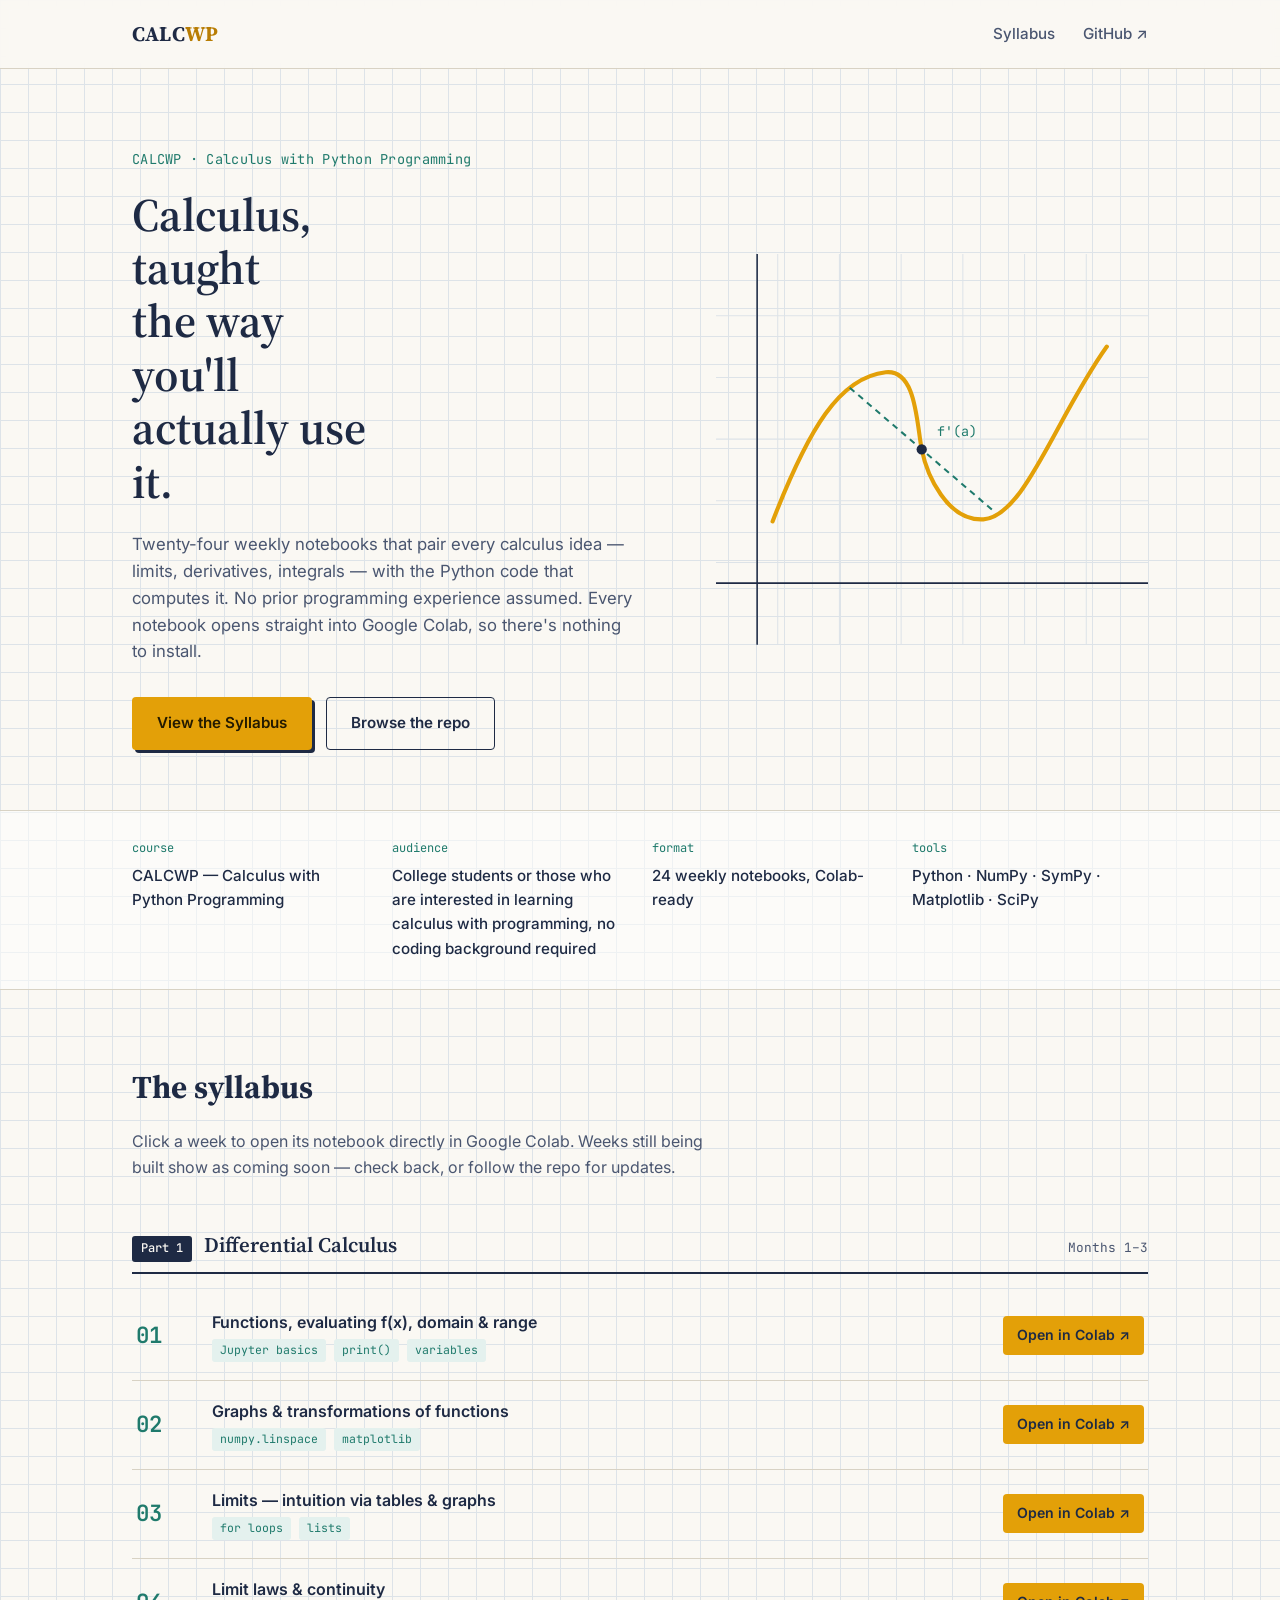
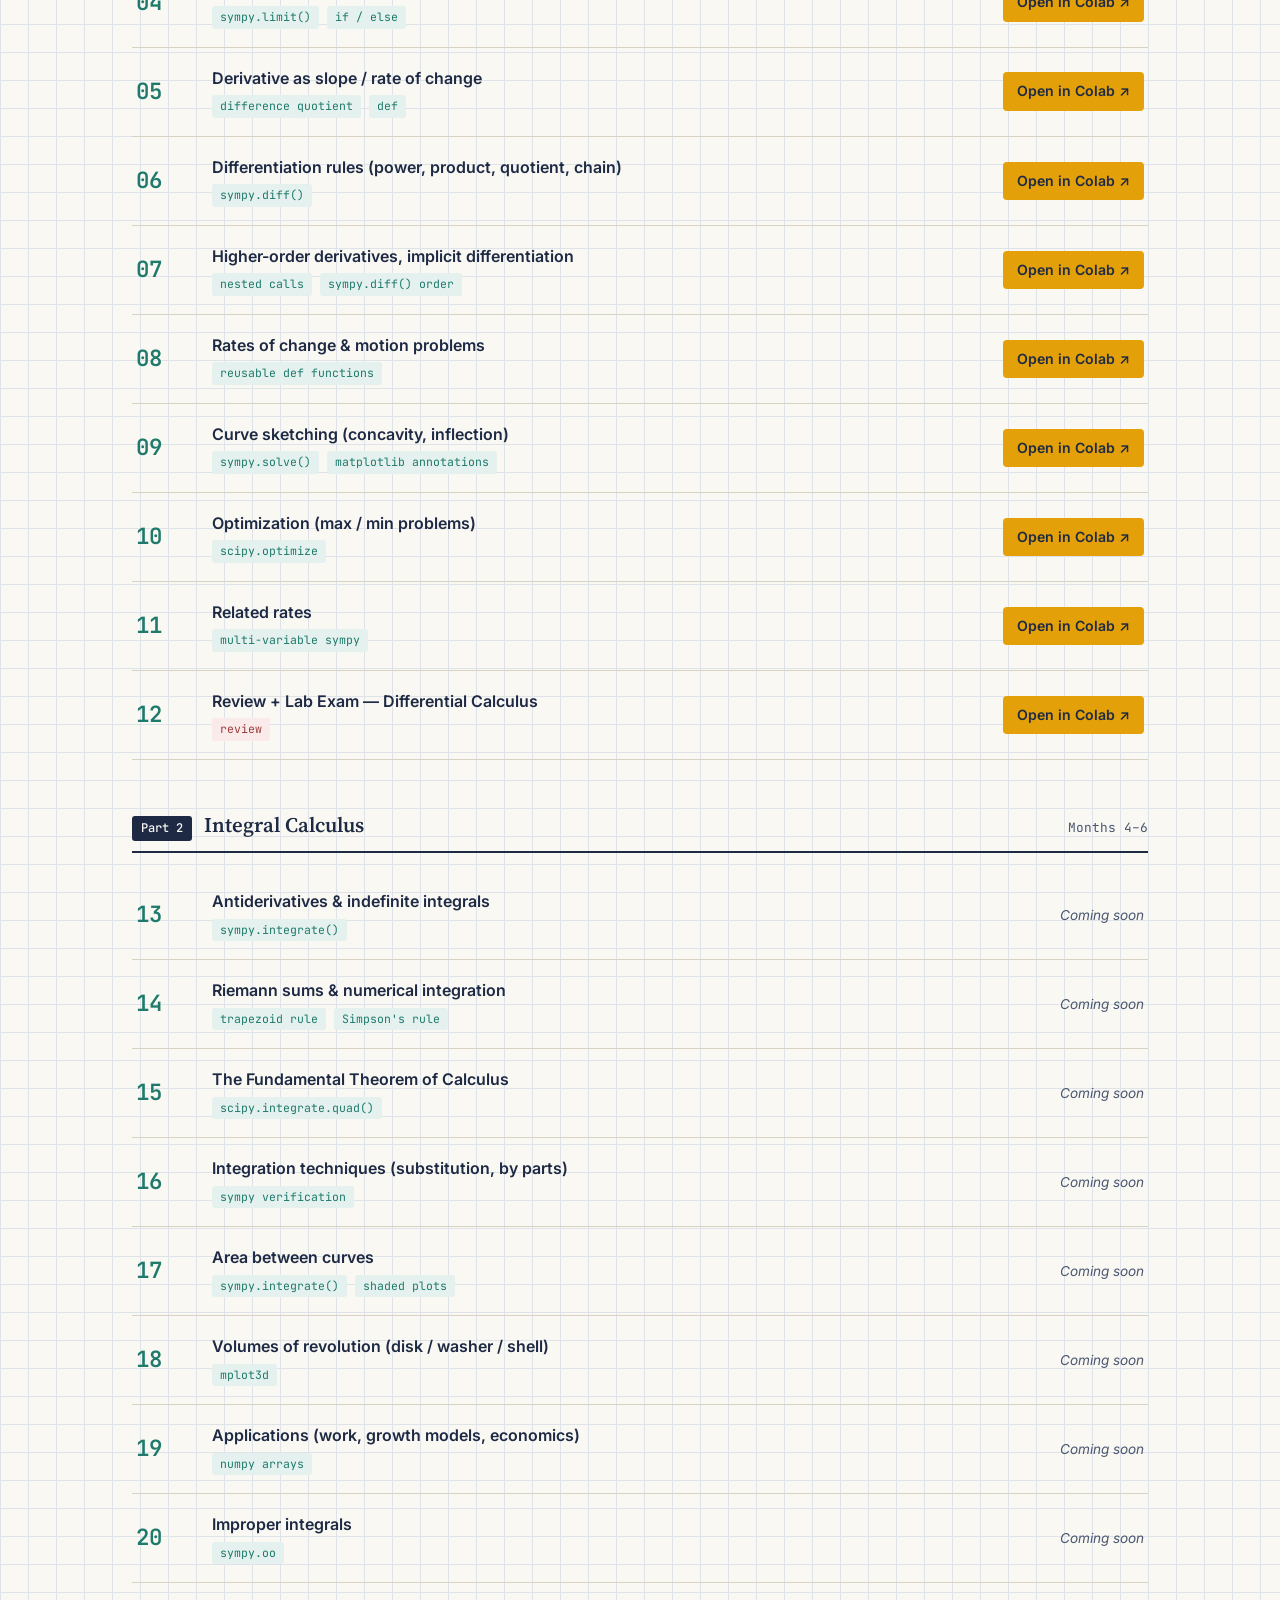
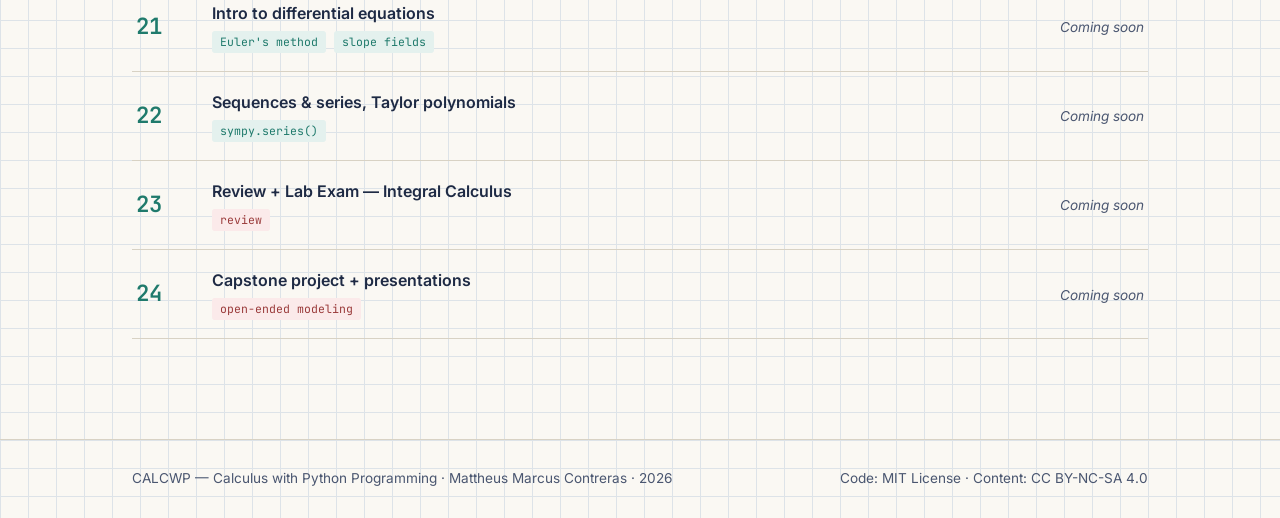
<file: index.html>
<!DOCTYPE html>
<html lang="en">
<head>
<meta charset="UTF-8">
<meta name="viewport" content="width=device-width, initial-scale=1.0">
<title>CALCWP — Calculus with Python Programming</title>
<meta name="description" content="A weekly Jupyter notebook lab manual teaching Basic Calculus through Python. Every notebook opens directly in Google Colab.">
<link rel="preconnect" href="https://fonts.googleapis.com">
<link rel="preconnect" href="https://fonts.gstatic.com" crossorigin>
<link href="https://fonts.googleapis.com/css2?family=Source+Serif+4:opsz,wght@8..60,400;8..60,600;8..60,700&family=Inter:wght@400;500;600&family=JetBrains+Mono:wght@400;500;600&display=swap" rel="stylesheet">
<link rel="stylesheet" href="style.css">
</head>
<body>

<header class="site-header">
  <div class="wrap header-row">
    <a href="#top" class="wordmark">CALC<span>WP</span></a>
    <nav class="header-nav">
      <a href="#syllabus">Syllabus</a>
      <a href="https://github.com/matth426/Calculus-with-Python-Programming" target="_blank" rel="noopener">GitHub ↗</a>
    </nav>
  </div>
</header>

<main id="top">

  <!-- ============ HERO ============ -->
  <section class="hero">
    <div class="wrap hero-grid">
      <div class="hero-copy">
        <p class="eyebrow-plain">CALCWP · Calculus with Python Programming</p>
        <h1>Calculus, taught<br>the way you'll<br>actually use it.</h1>
        <p class="hero-lede">
          Twenty-four weekly notebooks that pair every calculus idea — limits,
          derivatives, integrals — with the Python code that computes it. No prior
          programming experience assumed. Every notebook opens straight into
          Google Colab, so there's nothing to install.
        </p>
        <div class="hero-actions">
          <a href="#syllabus" class="btn btn-primary">View the Syllabus</a>
          <a href="https://github.com/matth426/Calculus-with-Python-Programming" class="btn btn-ghost" target="_blank" rel="noopener">Browse the repo</a>
        </div>
      </div>

        <div class="hero-figure" aria-hidden="true">
        <svg viewBox="0 0 420 380" class="curve-svg">
          <!-- grid -->
          <g stroke="#DDE3E8" stroke-width="1">
            <line x1="0" y1="60" x2="420" y2="60"/>
            <line x1="0" y1="120" x2="420" y2="120"/>
            <line x1="0" y1="180" x2="420" y2="180"/>
            <line x1="0" y1="240" x2="420" y2="240"/>
            <line x1="0" y1="300" x2="420" y2="300"/>
            <line x1="60" y1="0" x2="60" y2="380"/>
            <line x1="120" y1="0" x2="120" y2="380"/>
            <line x1="180" y1="0" x2="180" y2="380"/>
            <line x1="240" y1="0" x2="240" y2="380"/>
            <line x1="300" y1="0" x2="300" y2="380"/>
            <line x1="360" y1="0" x2="360" y2="380"/>
          </g>
          <!-- axes -->
          <line x1="0" y1="320" x2="420" y2="320" stroke="#1E2A44" stroke-width="1.5"/>
          <line x1="40" y1="0" x2="40" y2="380" stroke="#1E2A44" stroke-width="1.5"/>
          <!-- cubic curve f(x) = x^3 - 3x + C: local max, inflection, local min, rising again -->
          <path d="M 55 260 C 90 170, 120 120, 165 115 C 195 112, 195 165, 200 190 C 205 215, 225 260, 260 258 C 300 255, 330 160, 380 90"
                fill="none" stroke="#E3A008" stroke-width="4" stroke-linecap="round"/>
          <!-- tangent line at the inflection point, evokes derivative -->
          <line x1="130" y1="130" x2="270" y2="250" stroke="#1F7A6C" stroke-width="2" stroke-dasharray="6 5"/>
          <circle cx="200" cy="190" r="5" fill="#1E2A44"/>
          <text x="215" y="177" font-family="JetBrains Mono, monospace" font-size="13" fill="#1F7A6C">f'(a)</text>
        </svg>
      </div>
    </div>
  </section>

  <!-- ============ INFO STRIP ============ -->
  <section class="info-strip">
    <div class="wrap info-grid">
      <div>
        <p class="info-label">Course</p>
        <p class="info-value">CALCWP — Calculus with Python Programming</p>
      </div>
      <div>
        <p class="info-label">Audience</p>
        <p class="info-value">College students or those who are interested in learning calculus with programming, no coding background required</p>
      </div>
      <div>
        <p class="info-label">Format</p>
        <p class="info-value">24 weekly notebooks, Colab-ready</p>
      </div>
      <div>
        <p class="info-label" id="tools">Tools</p>
        <p class="info-value">Python · NumPy · SymPy · Matplotlib · SciPy</p>
      </div>
    </div>
  </section>

  <!-- ============ SYLLABUS ============ -->
  <section class="syllabus" id="syllabus">
    <div class="wrap">
      <h2>The syllabus</h2>
      <p class="syllabus-lede">Click a week to open its notebook directly in Google Colab. Weeks still being built show as coming soon — check back, or follow the repo for updates.</p>

      <h3 class="part-heading"><span class="part-tag">Part 1</span> Differential Calculus <span class="part-months">Months 1–3</span></h3>
      <ol class="week-list" id="diff-weeks" start="1">
        <!-- WEEKS 1-12 injected by weeks.js -->
      </ol>

      <h3 class="part-heading"><span class="part-tag">Part 2</span> Integral Calculus <span class="part-months">Months 4–6</span></h3>
      <ol class="week-list" id="int-weeks" start="13">
        <!-- WEEKS 13-24 injected by weeks.js -->
      </ol>

    </div>
  </section>

</main>

<footer class="site-footer">
  <div class="wrap footer-row">
    <p>CALCWP — Calculus with Python Programming · Mattheus Marcus Contreras · 2026</p>
    <p class="footer-license">Code: MIT License · Content: CC BY-NC-SA 4.0</p>
  </div>
</footer>

<script src="weeks.js"></script>
</body>
</html>
</file>
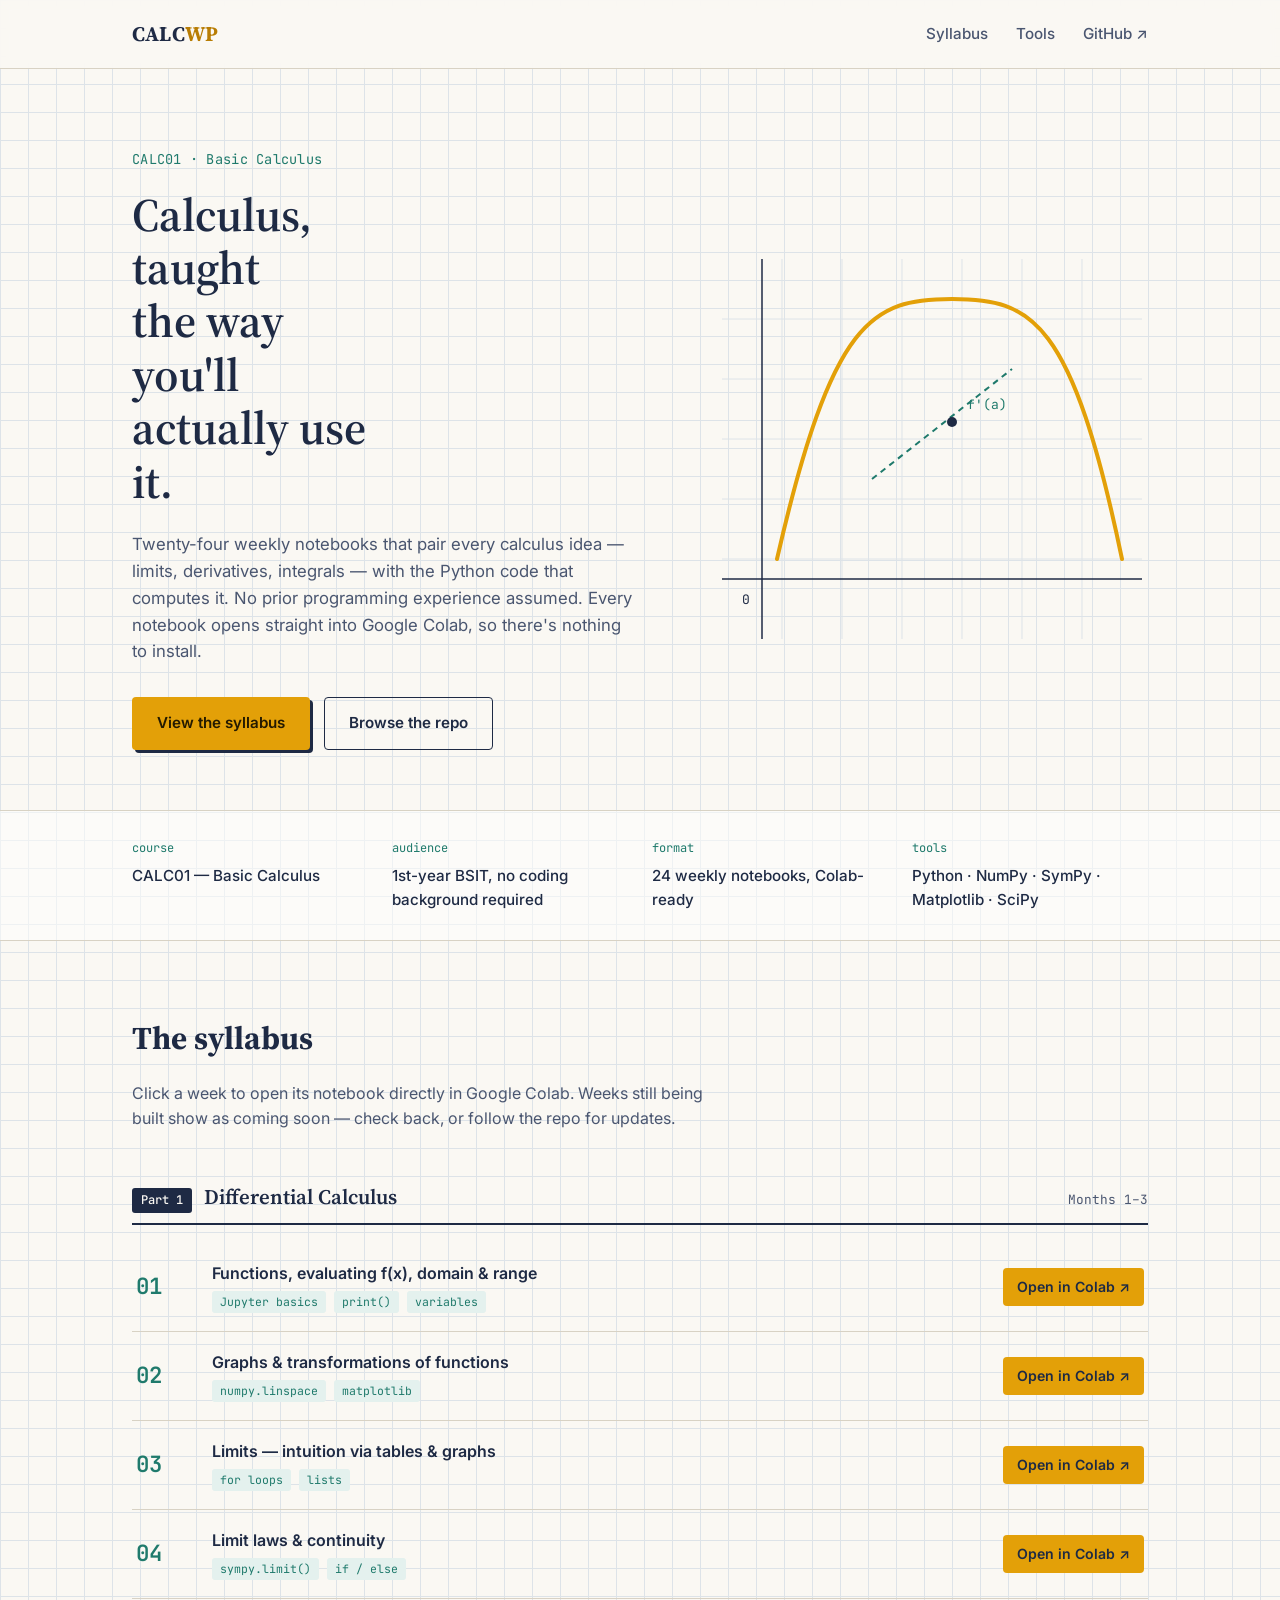
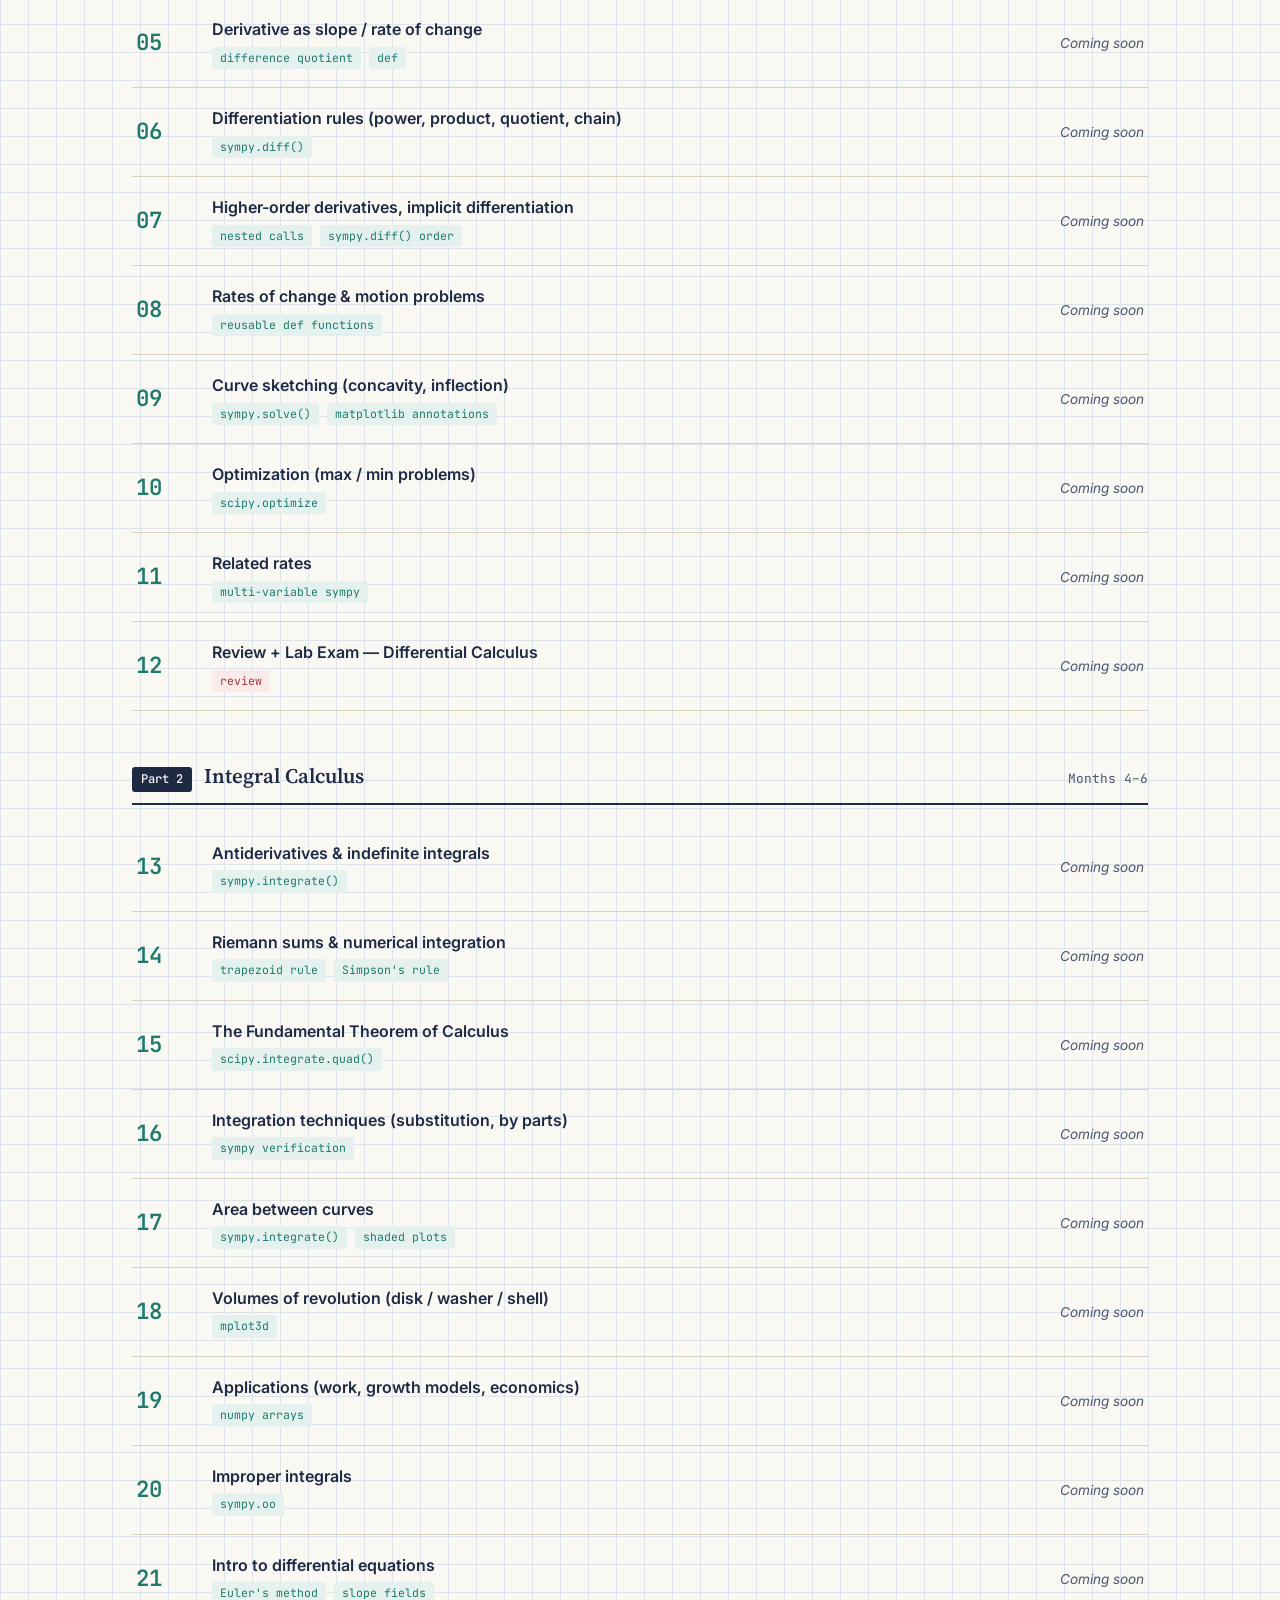
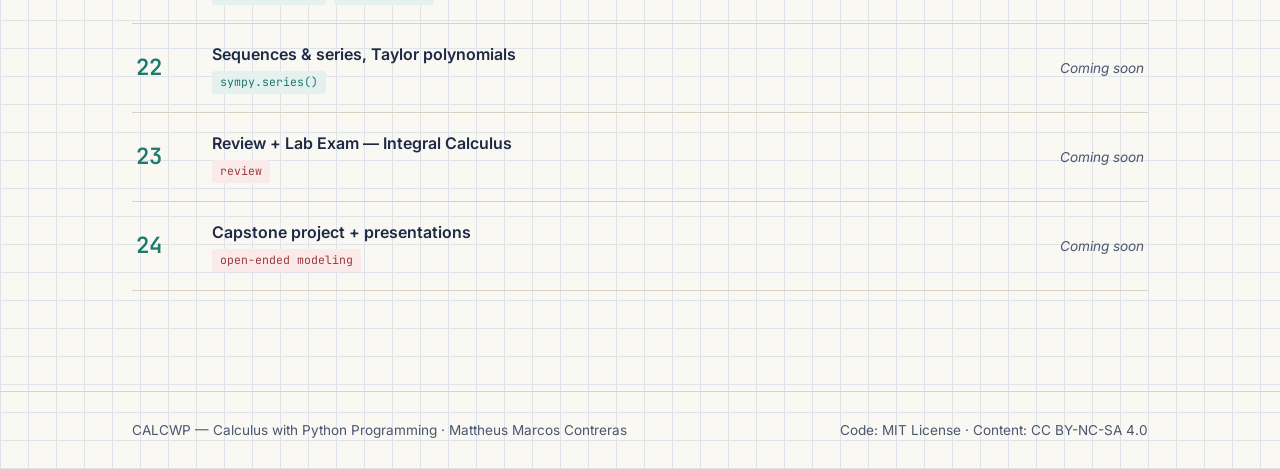
<file: notebooks/index.html>
<!DOCTYPE html>
<html lang="en">
<head>
<meta charset="UTF-8">
<meta name="viewport" content="width=device-width, initial-scale=1.0">
<title>CALCWP — Calculus with Python Programming</title>
<meta name="description" content="A weekly Jupyter notebook lab manual teaching Basic Calculus through Python. Every notebook opens directly in Google Colab.">
<link rel="preconnect" href="https://fonts.googleapis.com">
<link rel="preconnect" href="https://fonts.gstatic.com" crossorigin>
<link href="https://fonts.googleapis.com/css2?family=Source+Serif+4:opsz,wght@8..60,400;8..60,600;8..60,700&family=Inter:wght@400;500;600&family=JetBrains+Mono:wght@400;500;600&display=swap" rel="stylesheet">
<link rel="stylesheet" href="style.css">
</head>
<body>

<header class="site-header">
  <div class="wrap header-row">
    <a href="#top" class="wordmark">CALC<span>WP</span></a>
    <nav class="header-nav">
      <a href="#syllabus">Syllabus</a>
      <a href="#tools">Tools</a>
      <a href="https://github.com/matth426/Calculus-with-Python-Programming" target="_blank" rel="noopener">GitHub ↗</a>
    </nav>
  </div>
</header>

<main id="top">

  <!-- ============ HERO ============ -->
  <section class="hero">
    <div class="wrap hero-grid">
      <div class="hero-copy">
        <p class="eyebrow-plain">CALC01 · Basic Calculus</p>
        <h1>Calculus, taught<br>the way you'll<br>actually use it.</h1>
        <p class="hero-lede">
          Twenty-four weekly notebooks that pair every calculus idea — limits,
          derivatives, integrals — with the Python code that computes it. No prior
          programming experience assumed. Every notebook opens straight into
          Google Colab, so there's nothing to install.
        </p>
        <div class="hero-actions">
          <a href="#syllabus" class="btn btn-primary">View the syllabus</a>
          <a href="https://github.com/matth426/Calculus-with-Python-Programming" class="btn btn-ghost" target="_blank" rel="noopener">Browse the repo</a>
        </div>
      </div>

      <div class="hero-figure" aria-hidden="true">
        <svg viewBox="0 0 420 380" class="parabola-svg">
          <!-- grid -->
          <g stroke="#DDE3E8" stroke-width="1">
            <line x1="0" y1="60" x2="420" y2="60"/>
            <line x1="0" y1="120" x2="420" y2="120"/>
            <line x1="0" y1="180" x2="420" y2="180"/>
            <line x1="0" y1="240" x2="420" y2="240"/>
            <line x1="0" y1="300" x2="420" y2="300"/>
            <line x1="60" y1="0" x2="60" y2="380"/>
            <line x1="120" y1="0" x2="120" y2="380"/>
            <line x1="180" y1="0" x2="180" y2="380"/>
            <line x1="240" y1="0" x2="240" y2="380"/>
            <line x1="300" y1="0" x2="300" y2="380"/>
            <line x1="360" y1="0" x2="360" y2="380"/>
          </g>
          <!-- axes -->
          <line x1="0" y1="320" x2="420" y2="320" stroke="#1E2A44" stroke-width="1.5"/>
          <line x1="40" y1="0" x2="40" y2="380" stroke="#1E2A44" stroke-width="1.5"/>
          <!-- parabola: hand-drawn feel via slightly irregular path -->
          <path d="M 55 300 C 110 60, 150 40, 230 40 S 350 60, 400 300"
                fill="none" stroke="#E3A008" stroke-width="4" stroke-linecap="round"/>
          <!-- tangent line construction, evokes derivative -->
          <line x1="150" y1="220" x2="290" y2="110" stroke="#1F7A6C" stroke-width="2" stroke-dasharray="6 5"/>
          <circle cx="230" cy="163" r="5" fill="#1E2A44"/>
          <text x="245" y="150" font-family="JetBrains Mono, monospace" font-size="13" fill="#1F7A6C">f'(a)</text>
          <text x="20" y="345" font-family="JetBrains Mono, monospace" font-size="13" fill="#1E2A44">0</text>
        </svg>
      </div>
    </div>
  </section>

  <!-- ============ INFO STRIP ============ -->
  <section class="info-strip">
    <div class="wrap info-grid">
      <div>
        <p class="info-label">Course</p>
        <p class="info-value">CALC01 — Basic Calculus</p>
      </div>
      <div>
        <p class="info-label">Audience</p>
        <p class="info-value">1st-year BSIT, no coding background required</p>
      </div>
      <div>
        <p class="info-label">Format</p>
        <p class="info-value">24 weekly notebooks, Colab-ready</p>
      </div>
      <div>
        <p class="info-label" id="tools">Tools</p>
        <p class="info-value">Python · NumPy · SymPy · Matplotlib · SciPy</p>
      </div>
    </div>
  </section>

  <!-- ============ SYLLABUS ============ -->
  <section class="syllabus" id="syllabus">
    <div class="wrap">
      <h2>The syllabus</h2>
      <p class="syllabus-lede">Click a week to open its notebook directly in Google Colab. Weeks still being built show as coming soon — check back, or follow the repo for updates.</p>

      <h3 class="part-heading"><span class="part-tag">Part 1</span> Differential Calculus <span class="part-months">Months 1–3</span></h3>
      <ol class="week-list" id="diff-weeks" start="1">
        <!-- WEEKS 1-12 injected by weeks.js -->
      </ol>

      <h3 class="part-heading"><span class="part-tag">Part 2</span> Integral Calculus <span class="part-months">Months 4–6</span></h3>
      <ol class="week-list" id="int-weeks" start="13">
        <!-- WEEKS 13-24 injected by weeks.js -->
      </ol>

    </div>
  </section>

</main>

<footer class="site-footer">
  <div class="wrap footer-row">
    <p>CALCWP — Calculus with Python Programming · Mattheus Marcos Contreras</p>
    <p class="footer-license">Code: MIT License · Content: CC BY-NC-SA 4.0</p>
  </div>
</footer>

<script src="weeks.js"></script>
</body>
</html>
</file>
<file: style.css>
/* ============================================================
   CALCWP — Calculus with Python Programming
   ============================================================ */

:root {
  --paper: #FAF8F3;
  --grid-line: #DDE3E8;
  --ink: #1E2A44;
  --ink-soft: #4A5670;
  --amber: #E3A008;
  --amber-dark: #B87D04;
  --teal: #1F7A6C;
  --teal-soft: #E4F1EE;
  --line: #D8D2C4;
  --radius: 4px;
}

* { box-sizing: border-box; }

html { scroll-behavior: smooth; }

body {
  margin: 0;
  background-color: var(--paper);
  background-image:
    linear-gradient(var(--grid-line) 1px, transparent 1px),
    linear-gradient(90deg, var(--grid-line) 1px, transparent 1px);
  background-size: 28px 28px;
  color: var(--ink);
  font-family: 'Inter', -apple-system, sans-serif;
  font-size: 16px;
  line-height: 1.6;
}

h1, h2, h3 {
  font-family: 'Source Serif 4', Georgia, serif;
  color: var(--ink);
  margin: 0;
}

.wrap {
  max-width: 1080px;
  margin: 0 auto;
  padding: 0 32px;
}

a { color: inherit; }

/* ============ HEADER ============ */

.site-header {
  position: sticky;
  top: 0;
  z-index: 10;
  background: rgba(250, 248, 243, 0.92);
  backdrop-filter: blur(6px);
  border-bottom: 1px solid var(--line);
}

.header-row {
  display: flex;
  align-items: center;
  justify-content: space-between;
  height: 68px;
}

.wordmark {
  font-family: 'Source Serif 4', serif;
  font-weight: 700;
  font-size: 1.3rem;
  text-decoration: none;
  color: var(--ink);
  letter-spacing: 0.01em;
}
.wordmark span { color: var(--amber-dark); }

.header-nav { display: flex; gap: 28px; }
.header-nav a {
  text-decoration: none;
  font-size: 0.95rem;
  font-weight: 500;
  color: var(--ink-soft);
  transition: color 0.15s ease;
}
.header-nav a:hover { color: var(--ink); }

/* ============ HERO ============ */

.hero { padding: 80px 0 60px; }

.hero-grid {
  display: grid;
  grid-template-columns: 1.1fr 0.9fr;
  gap: 56px;
  align-items: center;
}

.eyebrow-plain {
  font-family: 'JetBrains Mono', monospace;
  font-size: 0.85rem;
  color: var(--teal);
  margin: 0 0 18px;
  letter-spacing: 0.02em;
}

.hero h1 {
  font-size: 2.9rem;
  line-height: 1.15;
  font-weight: 600;
  margin-bottom: 22px;
  max-width: 11ch;
}

.hero-lede {
  color: var(--ink-soft);
  font-size: 1.05rem;
  max-width: 46ch;
  margin-bottom: 32px;
}

.hero-actions { display: flex; gap: 14px; flex-wrap: wrap; }

.btn {
  display: inline-block;
  padding: 13px 24px;
  border-radius: var(--radius);
  font-weight: 600;
  font-size: 0.95rem;
  text-decoration: none;
  border: 1.5px solid transparent;
  transition: transform 0.12s ease, box-shadow 0.12s ease;
}
.btn:active { transform: translateY(1px); }

.btn-primary {
  background: var(--amber);
  color: #241a00;
  box-shadow: 3px 3px 0 var(--ink);
}
.btn-primary:hover { box-shadow: 4px 4px 0 var(--ink); }

.btn-ghost {
  background: transparent;
  color: var(--ink);
  border-color: var(--ink);
}
.btn-ghost:hover { background: var(--ink); color: var(--paper); }

.hero-figure { display: flex; justify-content: center; }
.parabola-svg { width: 100%; max-width: 420px; height: auto; }

/* ============ INFO STRIP ============ */

.info-strip {
  border-top: 1px solid var(--line);
  border-bottom: 1px solid var(--line);
  background: rgba(255,255,255,0.5);
  padding: 28px 0;
}

.info-grid {
  display: grid;
  grid-template-columns: repeat(4, 1fr);
  gap: 24px;
}

.info-label {
  font-family: 'JetBrains Mono', monospace;
  font-size: 0.75rem;
  text-transform: lowercase;
  color: var(--teal);
  margin: 0 0 6px;
}

.info-value {
  font-size: 0.95rem;
  color: var(--ink);
  margin: 0;
  font-weight: 500;
}

/* ============ SYLLABUS ============ */

.syllabus { padding: 72px 0 100px; }

.syllabus h2 {
  font-size: 2rem;
  margin-bottom: 10px;
}

.syllabus-lede {
  color: var(--ink-soft);
  max-width: 60ch;
  margin-bottom: 48px;
}

.part-heading {
  display: flex;
  align-items: baseline;
  gap: 12px;
  font-size: 1.3rem;
  font-weight: 600;
  margin: 48px 0 18px;
  padding-bottom: 10px;
  border-bottom: 2px solid var(--ink);
}

.part-heading:first-of-type { margin-top: 0; }

.part-tag {
  font-family: 'JetBrains Mono', monospace;
  font-size: 0.75rem;
  background: var(--ink);
  color: var(--paper);
  padding: 3px 9px;
  border-radius: 3px;
  font-weight: 500;
}

.part-months {
  margin-left: auto;
  font-family: 'JetBrains Mono', monospace;
  font-size: 0.8rem;
  font-weight: 400;
  color: var(--ink-soft);
}

.week-list {
  list-style: none;
  margin: 0;
  padding: 0;
}

.week-row {
  display: grid;
  grid-template-columns: 56px 1fr auto;
  align-items: center;
  gap: 20px;
  padding: 18px 4px;
  border-bottom: 1px solid var(--line);
}

.week-row:hover { background: rgba(227, 160, 8, 0.06); }

.week-num {
  font-family: 'JetBrains Mono', monospace;
  font-size: 1.4rem;
  font-weight: 600;
  color: var(--teal);
}

.week-body { min-width: 0; }

.week-title {
  font-weight: 600;
  font-size: 1rem;
  margin: 0 0 4px;
  color: var(--ink);
}

.week-meta {
  display: flex;
  gap: 8px;
  flex-wrap: wrap;
  align-items: center;
}

.tag {
  font-family: 'JetBrains Mono', monospace;
  font-size: 0.72rem;
  background: var(--teal-soft);
  color: var(--teal);
  padding: 2px 8px;
  border-radius: 3px;
  white-space: nowrap;
}

.tag-exam {
  background: #FBEAEA;
  color: #9A3B3B;
}

.week-action { justify-self: end; }

.open-link {
  display: inline-flex;
  align-items: center;
  gap: 6px;
  font-size: 0.88rem;
  font-weight: 600;
  text-decoration: none;
  color: var(--ink);
  background: var(--amber);
  padding: 8px 14px;
  border-radius: var(--radius);
  white-space: nowrap;
  transition: background 0.15s ease;
}
.open-link:hover { background: var(--amber-dark); }

.coming-soon {
  font-size: 0.85rem;
  color: var(--ink-soft);
  font-style: italic;
  white-space: nowrap;
}

/* ============ FOOTER ============ */

.site-footer {
  border-top: 1px solid var(--line);
  padding: 28px 0;
}

.footer-row {
  display: flex;
  justify-content: space-between;
  flex-wrap: wrap;
  gap: 8px;
  font-size: 0.85rem;
  color: var(--ink-soft);
}

.footer-row p { margin: 0; }

/* ============ RESPONSIVE ============ */

@media (max-width: 780px) {
  .hero-grid { grid-template-columns: 1fr; }
  .hero h1 { font-size: 2.2rem; max-width: none; }
  .hero-figure { order: -1; }
  .info-grid { grid-template-columns: repeat(2, 1fr); }
  .week-row { grid-template-columns: 40px 1fr; }
  .week-action { grid-column: 1 / -1; justify-self: start; margin-top: 4px; }
  .header-nav { gap: 16px; }
  .header-nav a { font-size: 0.85rem; }
}

@media (prefers-reduced-motion: reduce) {
  html { scroll-behavior: auto; }
  .btn, .open-link { transition: none; }
}

/* Keyboard focus visibility */
a:focus-visible, .btn:focus-visible {
  outline: 2px solid var(--teal);
  outline-offset: 2px;
}
</file>
<file: notebooks/style.css>
/* ============================================================
   CALCWP — Calculus with Python Programming
   Design tokens: paper background, ink navy, highlighter amber,
   code-teal secondary. Serif for headings, mono for data/code.
   ============================================================ */

:root {
  --paper: #FAF8F3;
  --grid-line: #DDE3E8;
  --ink: #1E2A44;
  --ink-soft: #4A5670;
  --amber: #E3A008;
  --amber-dark: #B87D04;
  --teal: #1F7A6C;
  --teal-soft: #E4F1EE;
  --line: #D8D2C4;
  --radius: 4px;
}

* { box-sizing: border-box; }

html { scroll-behavior: smooth; }

body {
  margin: 0;
  background-color: var(--paper);
  background-image:
    linear-gradient(var(--grid-line) 1px, transparent 1px),
    linear-gradient(90deg, var(--grid-line) 1px, transparent 1px);
  background-size: 28px 28px;
  color: var(--ink);
  font-family: 'Inter', -apple-system, sans-serif;
  font-size: 16px;
  line-height: 1.6;
}

h1, h2, h3 {
  font-family: 'Source Serif 4', Georgia, serif;
  color: var(--ink);
  margin: 0;
}

.wrap {
  max-width: 1080px;
  margin: 0 auto;
  padding: 0 32px;
}

a { color: inherit; }

/* ============ HEADER ============ */

.site-header {
  position: sticky;
  top: 0;
  z-index: 10;
  background: rgba(250, 248, 243, 0.92);
  backdrop-filter: blur(6px);
  border-bottom: 1px solid var(--line);
}

.header-row {
  display: flex;
  align-items: center;
  justify-content: space-between;
  height: 68px;
}

.wordmark {
  font-family: 'Source Serif 4', serif;
  font-weight: 700;
  font-size: 1.3rem;
  text-decoration: none;
  color: var(--ink);
  letter-spacing: 0.01em;
}
.wordmark span { color: var(--amber-dark); }

.header-nav { display: flex; gap: 28px; }
.header-nav a {
  text-decoration: none;
  font-size: 0.95rem;
  font-weight: 500;
  color: var(--ink-soft);
  transition: color 0.15s ease;
}
.header-nav a:hover { color: var(--ink); }

/* ============ HERO ============ */

.hero { padding: 80px 0 60px; }

.hero-grid {
  display: grid;
  grid-template-columns: 1.1fr 0.9fr;
  gap: 56px;
  align-items: center;
}

.eyebrow-plain {
  font-family: 'JetBrains Mono', monospace;
  font-size: 0.85rem;
  color: var(--teal);
  margin: 0 0 18px;
  letter-spacing: 0.02em;
}

.hero h1 {
  font-size: 2.9rem;
  line-height: 1.15;
  font-weight: 600;
  margin-bottom: 22px;
  max-width: 11ch;
}

.hero-lede {
  color: var(--ink-soft);
  font-size: 1.05rem;
  max-width: 46ch;
  margin-bottom: 32px;
}

.hero-actions { display: flex; gap: 14px; flex-wrap: wrap; }

.btn {
  display: inline-block;
  padding: 13px 24px;
  border-radius: var(--radius);
  font-weight: 600;
  font-size: 0.95rem;
  text-decoration: none;
  border: 1.5px solid transparent;
  transition: transform 0.12s ease, box-shadow 0.12s ease;
}
.btn:active { transform: translateY(1px); }

.btn-primary {
  background: var(--amber);
  color: #241a00;
  box-shadow: 3px 3px 0 var(--ink);
}
.btn-primary:hover { box-shadow: 4px 4px 0 var(--ink); }

.btn-ghost {
  background: transparent;
  color: var(--ink);
  border-color: var(--ink);
}
.btn-ghost:hover { background: var(--ink); color: var(--paper); }

.hero-figure { display: flex; justify-content: center; }
.parabola-svg { width: 100%; max-width: 420px; height: auto; }

/* ============ INFO STRIP ============ */

.info-strip {
  border-top: 1px solid var(--line);
  border-bottom: 1px solid var(--line);
  background: rgba(255,255,255,0.5);
  padding: 28px 0;
}

.info-grid {
  display: grid;
  grid-template-columns: repeat(4, 1fr);
  gap: 24px;
}

.info-label {
  font-family: 'JetBrains Mono', monospace;
  font-size: 0.75rem;
  text-transform: lowercase;
  color: var(--teal);
  margin: 0 0 6px;
}

.info-value {
  font-size: 0.95rem;
  color: var(--ink);
  margin: 0;
  font-weight: 500;
}

/* ============ SYLLABUS ============ */

.syllabus { padding: 72px 0 100px; }

.syllabus h2 {
  font-size: 2rem;
  margin-bottom: 10px;
}

.syllabus-lede {
  color: var(--ink-soft);
  max-width: 60ch;
  margin-bottom: 48px;
}

.part-heading {
  display: flex;
  align-items: baseline;
  gap: 12px;
  font-size: 1.3rem;
  font-weight: 600;
  margin: 48px 0 18px;
  padding-bottom: 10px;
  border-bottom: 2px solid var(--ink);
}

.part-heading:first-of-type { margin-top: 0; }

.part-tag {
  font-family: 'JetBrains Mono', monospace;
  font-size: 0.75rem;
  background: var(--ink);
  color: var(--paper);
  padding: 3px 9px;
  border-radius: 3px;
  font-weight: 500;
}

.part-months {
  margin-left: auto;
  font-family: 'JetBrains Mono', monospace;
  font-size: 0.8rem;
  font-weight: 400;
  color: var(--ink-soft);
}

.week-list {
  list-style: none;
  margin: 0;
  padding: 0;
}

.week-row {
  display: grid;
  grid-template-columns: 56px 1fr auto;
  align-items: center;
  gap: 20px;
  padding: 18px 4px;
  border-bottom: 1px solid var(--line);
}

.week-row:hover { background: rgba(227, 160, 8, 0.06); }

.week-num {
  font-family: 'JetBrains Mono', monospace;
  font-size: 1.4rem;
  font-weight: 600;
  color: var(--teal);
}

.week-body { min-width: 0; }

.week-title {
  font-weight: 600;
  font-size: 1rem;
  margin: 0 0 4px;
  color: var(--ink);
}

.week-meta {
  display: flex;
  gap: 8px;
  flex-wrap: wrap;
  align-items: center;
}

.tag {
  font-family: 'JetBrains Mono', monospace;
  font-size: 0.72rem;
  background: var(--teal-soft);
  color: var(--teal);
  padding: 2px 8px;
  border-radius: 3px;
  white-space: nowrap;
}

.tag-exam {
  background: #FBEAEA;
  color: #9A3B3B;
}

.week-action { justify-self: end; }

.open-link {
  display: inline-flex;
  align-items: center;
  gap: 6px;
  font-size: 0.88rem;
  font-weight: 600;
  text-decoration: none;
  color: var(--ink);
  background: var(--amber);
  padding: 8px 14px;
  border-radius: var(--radius);
  white-space: nowrap;
  transition: background 0.15s ease;
}
.open-link:hover { background: var(--amber-dark); }

.coming-soon {
  font-size: 0.85rem;
  color: var(--ink-soft);
  font-style: italic;
  white-space: nowrap;
}

/* ============ FOOTER ============ */

.site-footer {
  border-top: 1px solid var(--line);
  padding: 28px 0;
}

.footer-row {
  display: flex;
  justify-content: space-between;
  flex-wrap: wrap;
  gap: 8px;
  font-size: 0.85rem;
  color: var(--ink-soft);
}

.footer-row p { margin: 0; }

/* ============ RESPONSIVE ============ */

@media (max-width: 780px) {
  .hero-grid { grid-template-columns: 1fr; }
  .hero h1 { font-size: 2.2rem; max-width: none; }
  .hero-figure { order: -1; }
  .info-grid { grid-template-columns: repeat(2, 1fr); }
  .week-row { grid-template-columns: 40px 1fr; }
  .week-action { grid-column: 1 / -1; justify-self: start; margin-top: 4px; }
  .header-nav { gap: 16px; }
  .header-nav a { font-size: 0.85rem; }
}

@media (prefers-reduced-motion: reduce) {
  html { scroll-behavior: auto; }
  .btn, .open-link { transition: none; }
}

/* Keyboard focus visibility */
a:focus-visible, .btn:focus-visible {
  outline: 2px solid var(--teal);
  outline-offset: 2px;
}
</file>
